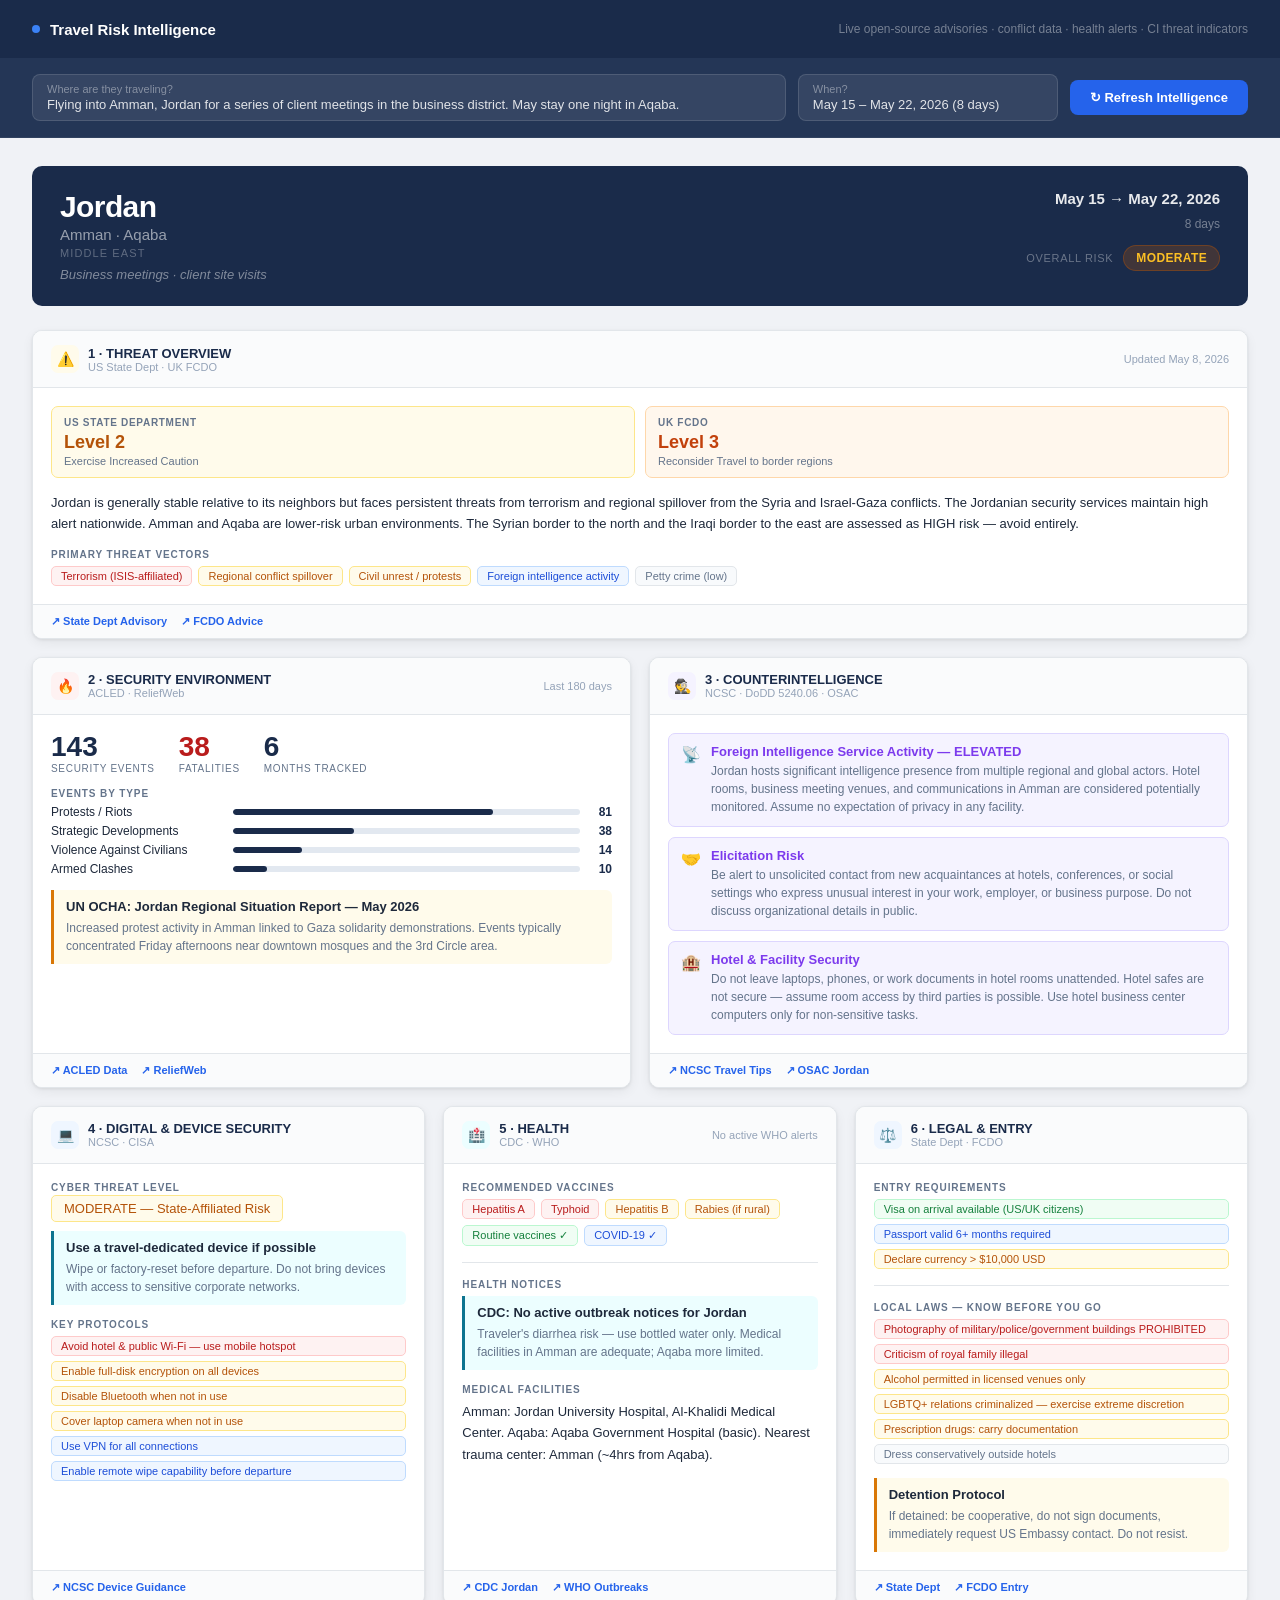
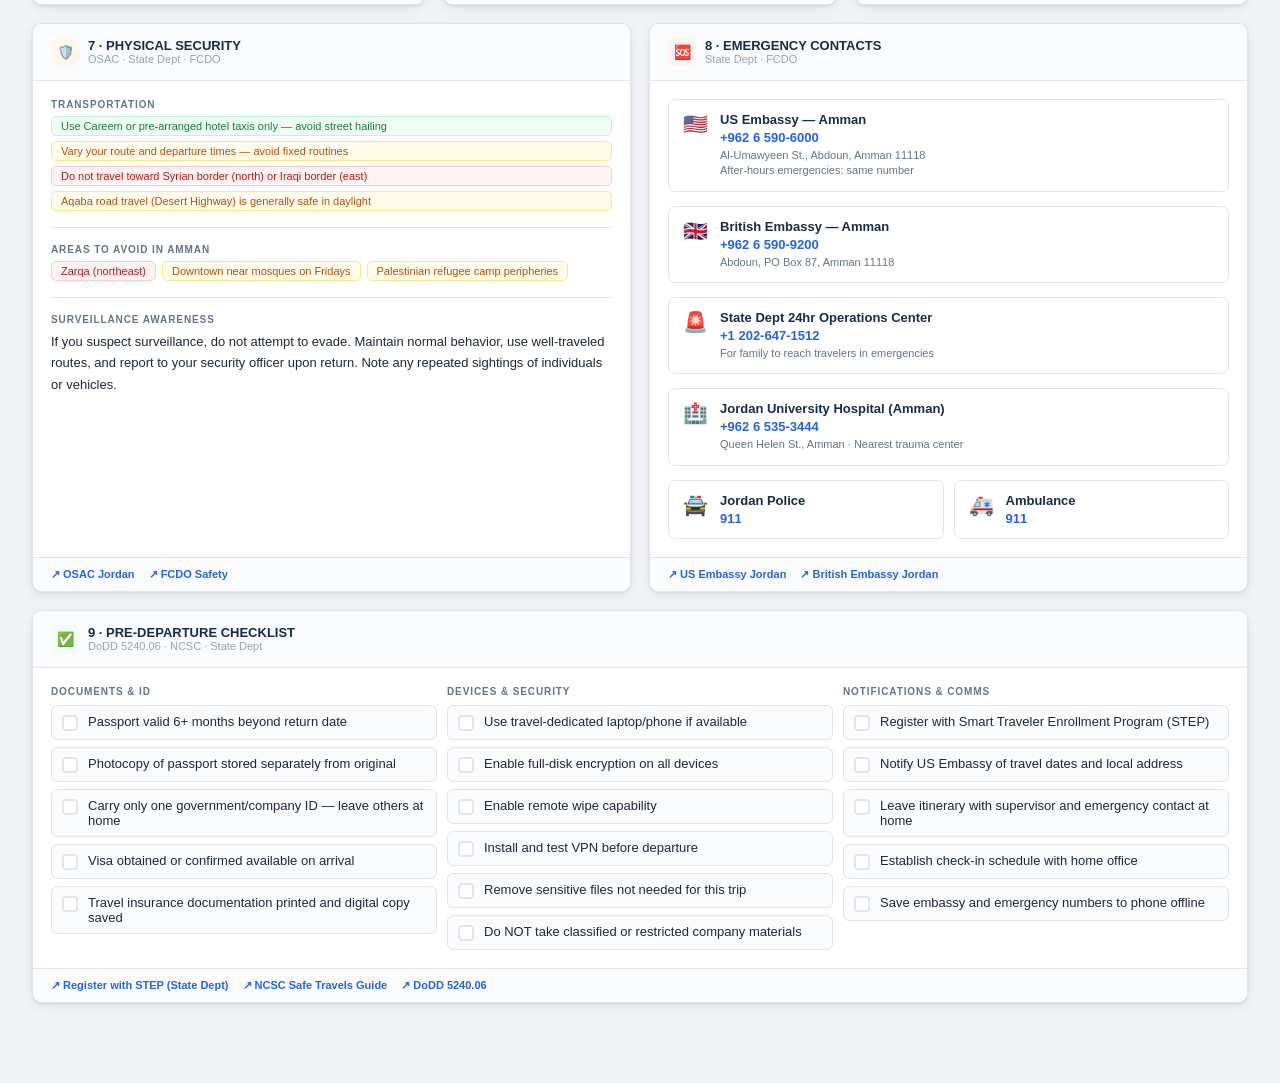
<file: docs/index.html>
<!DOCTYPE html>
<html lang="en">
<head>
  <meta charset="UTF-8"/>
  <meta name="viewport" content="width=device-width, initial-scale=1.0"/>
  <title>Travel Risk Intelligence — Mockup</title>
  <style>
    *, *::before, *::after { box-sizing: border-box; margin: 0; padding: 0; }

    :root {
      --navy: #1a2b4a;
      --navy-light: #243656;
      --blue: #2563eb;
      --bg: #f0f2f6;
      --surface: #fff;
      --border: #e2e6ea;
      --text: #1e293b;
      --muted: #64748b;
      --light: #94a3b8;
      --green: #16a34a;
      --amber: #b45309;
      --orange: #c2410c;
      --red: #b91c1c;
      --purple: #7c3aed;
      --teal: #0e7490;
      --radius: 10px;
      --shadow: 0 1px 3px rgba(0,0,0,.08), 0 4px 12px rgba(0,0,0,.06);
    }

    body { font-family: -apple-system, BlinkMacSystemFont, "Segoe UI", Roboto, sans-serif; background: var(--bg); color: var(--text); min-height: 100vh; }

    /* ── Header ── */
    header {
      background: var(--navy);
      color: #fff;
      padding: 0 32px;
      height: 58px;
      display: flex;
      align-items: center;
      justify-content: space-between;
    }
    .brand { display: flex; align-items: center; gap: 10px; font-size: 15px; font-weight: 600; }
    .brand-dot { width: 8px; height: 8px; background: #3b82f6; border-radius: 50%; }
    .header-right { font-size: 12px; color: rgba(255,255,255,.4); }

    /* ── Input bar ── */
    .input-bar {
      background: var(--navy-light);
      padding: 16px 32px;
      display: flex;
      gap: 12px;
      align-items: center;
      border-bottom: 1px solid rgba(255,255,255,.06);
    }
    .input-pill {
      background: rgba(255,255,255,.08);
      border: 1px solid rgba(255,255,255,.12);
      border-radius: 8px;
      padding: 8px 14px;
      color: rgba(255,255,255,.85);
      font-size: 13px;
      flex: 1;
    }
    .input-pill span { color: rgba(255,255,255,.4); font-size: 11px; display: block; margin-bottom: 2px; }
    .run-btn {
      background: var(--blue);
      color: #fff;
      border: none;
      border-radius: 8px;
      padding: 10px 20px;
      font-size: 13px;
      font-weight: 600;
      cursor: pointer;
      white-space: nowrap;
    }

    /* ── Main ── */
    main { max-width: 1400px; margin: 0 auto; padding: 28px 32px 80px; }

    /* ── Destination header ── */
    .dest-banner {
      background: var(--navy);
      border-radius: var(--radius);
      padding: 24px 28px;
      margin-bottom: 24px;
      display: flex;
      justify-content: space-between;
      align-items: flex-start;
      flex-wrap: wrap;
      gap: 20px;
    }
    .dest-left {}
    .dest-country { font-size: 30px; font-weight: 800; color: #fff; letter-spacing: -.02em; }
    .dest-city { font-size: 15px; color: rgba(255,255,255,.55); margin-top: 2px; }
    .dest-region { font-size: 11px; color: rgba(255,255,255,.3); text-transform: uppercase; letter-spacing: .1em; margin-top: 4px; }
    .dest-purpose { font-size: 13px; color: rgba(255,255,255,.45); font-style: italic; margin-top: 8px; }

    .dest-right { display: flex; flex-direction: column; align-items: flex-end; gap: 10px; }
    .dest-dates { font-size: 15px; font-weight: 700; color: rgba(255,255,255,.9); }
    .dest-duration { font-size: 12px; color: rgba(255,255,255,.4); }

    .overall-risk {
      display: flex;
      gap: 10px;
      align-items: center;
      margin-top: 4px;
    }
    .risk-pill {
      padding: 5px 12px;
      border-radius: 20px;
      font-size: 12px;
      font-weight: 700;
      letter-spacing: .03em;
    }
    .risk-2 { background: rgba(180,83,9,.25); color: #fbbf24; border: 1px solid rgba(180,83,9,.4); }
    .risk-label { font-size: 11px; color: rgba(255,255,255,.35); text-transform: uppercase; letter-spacing: .06em; }

    /* ── Grid ── */
    .grid { display: grid; grid-template-columns: repeat(12, 1fr); gap: 18px; }

    /* ── Panel card ── */
    .panel {
      background: var(--surface);
      border: 1px solid var(--border);
      border-radius: var(--radius);
      box-shadow: var(--shadow);
      display: flex;
      flex-direction: column;
      overflow: hidden;
    }
    .panel.col-4 { grid-column: span 4; }
    .panel.col-6 { grid-column: span 6; }
    .panel.col-8 { grid-column: span 8; }
    .panel.col-12 { grid-column: span 12; }

    .panel-header {
      padding: 14px 18px;
      border-bottom: 1px solid var(--border);
      display: flex;
      align-items: center;
      justify-content: space-between;
      gap: 10px;
      background: #fafbfc;
    }
    .panel-title-group { display: flex; align-items: center; gap: 9px; }
    .panel-icon {
      width: 28px; height: 28px;
      border-radius: 7px;
      display: flex; align-items: center; justify-content: center;
      font-size: 14px;
      flex-shrink: 0;
    }
    .icon-red { background: #fef2f2; }
    .icon-amber { background: #fffbeb; }
    .icon-blue { background: #eff6ff; }
    .icon-purple { background: #f5f3ff; }
    .icon-teal { background: #ecfeff; }
    .icon-green { background: #f0fdf4; }
    .icon-navy { background: #eff6ff; }
    .icon-orange { background: #fff7ed; }
    .icon-gray { background: #f8fafc; }

    .panel-title { font-size: 13px; font-weight: 700; color: var(--navy); }
    .panel-source { font-size: 11px; color: var(--light); }

    .panel-body { padding: 18px; flex: 1; display: flex; flex-direction: column; gap: 14px; }
    .panel-footer {
      padding: 10px 18px;
      border-top: 1px solid var(--border);
      background: #fafbfc;
      display: flex;
      align-items: center;
      justify-content: space-between;
      flex-wrap: wrap;
      gap: 8px;
    }
    .source-links { display: flex; gap: 14px; flex-wrap: wrap; }
    .src-link {
      font-size: 11px;
      font-weight: 600;
      color: var(--blue);
      text-decoration: none;
      display: inline-flex;
      align-items: center;
      gap: 4px;
    }
    .src-link:hover { text-decoration: underline; }
    .updated { font-size: 11px; color: var(--light); }

    /* ── Advisory level block ── */
    .advisory-block {
      border-radius: 8px;
      padding: 14px 16px;
      display: flex;
      align-items: center;
      gap: 14px;
    }
    .adv-2 { background: #fffbeb; border: 1px solid #fde68a; }
    .adv-3 { background: #fff7ed; border: 1px solid #fed7aa; }
    .adv-level {
      font-size: 36px;
      font-weight: 900;
      line-height: 1;
      flex-shrink: 0;
    }
    .adv-2 .adv-level { color: var(--amber); }
    .adv-3 .adv-level { color: var(--orange); }
    .adv-text h4 { font-size: 14px; font-weight: 700; margin-bottom: 3px; }
    .adv-2 .adv-text h4 { color: var(--amber); }
    .adv-3 .adv-text h4 { color: var(--orange); }
    .adv-text p { font-size: 13px; color: var(--muted); line-height: 1.5; }

    /* ── Comparison row ── */
    .adv-compare {
      display: grid;
      grid-template-columns: 1fr 1fr;
      gap: 10px;
    }
    .adv-mini {
      border-radius: 7px;
      padding: 10px 12px;
    }
    .adv-mini-2 { background: #fffbeb; border: 1px solid #fde68a; }
    .adv-mini-3 { background: #fff7ed; border: 1px solid #fed7aa; }
    .adv-mini-label { font-size: 10px; font-weight: 700; text-transform: uppercase; letter-spacing: .07em; color: var(--muted); margin-bottom: 4px; }
    .adv-mini-level { font-size: 18px; font-weight: 800; }
    .adv-mini-2 .adv-mini-level { color: var(--amber); }
    .adv-mini-3 .adv-mini-level { color: var(--orange); }
    .adv-mini-text { font-size: 11px; color: var(--muted); margin-top: 2px; }

    /* ── Text blocks ── */
    .body-text { font-size: 13px; color: var(--text); line-height: 1.65; }
    .section-label { font-size: 10px; font-weight: 700; text-transform: uppercase; letter-spacing: .09em; color: var(--muted); margin-bottom: 6px; }

    /* ── Tag list ── */
    .tags { display: flex; flex-wrap: wrap; gap: 6px; }
    .tag {
      padding: 3px 9px;
      border-radius: 5px;
      font-size: 11px;
      font-weight: 500;
    }
    .tag-red { background: #fef2f2; color: #b91c1c; border: 1px solid #fecaca; }
    .tag-amber { background: #fffbeb; color: #b45309; border: 1px solid #fde68a; }
    .tag-blue { background: #eff6ff; color: #1d4ed8; border: 1px solid #bfdbfe; }
    .tag-green { background: #f0fdf4; color: #15803d; border: 1px solid #bbf7d0; }
    .tag-gray { background: #f8fafc; color: var(--muted); border: 1px solid var(--border); }
    .tag-purple { background: #f5f3ff; color: #6d28d9; border: 1px solid #ddd6fe; }

    /* ── Alert items ── */
    .alert-item {
      border-left: 3px solid #dc2626;
      background: #fef2f2;
      border-radius: 0 6px 6px 0;
      padding: 9px 12px;
    }
    .alert-item.amber { border-color: #d97706; background: #fffbeb; }
    .alert-item.purple { border-color: #7c3aed; background: #f5f3ff; }
    .alert-item.teal { border-color: #0e7490; background: #ecfeff; }
    .alert-title { font-size: 13px; font-weight: 600; color: var(--text); }
    .alert-title a { color: inherit; text-decoration: none; }
    .alert-title a:hover { text-decoration: underline; color: var(--blue); }
    .alert-meta { font-size: 11px; color: var(--muted); margin-top: 3px; }
    .alert-body { font-size: 12px; color: var(--muted); margin-top: 5px; line-height: 1.5; }

    /* ── ACLED stats ── */
    .stats-row { display: flex; gap: 24px; }
    .stat { display: flex; flex-direction: column; gap: 2px; }
    .stat-val { font-size: 28px; font-weight: 800; color: var(--navy); line-height: 1; }
    .stat-val.red { color: var(--red); }
    .stat-lbl { font-size: 10px; text-transform: uppercase; letter-spacing: .07em; color: var(--muted); }

    .event-bars { display: flex; flex-direction: column; gap: 5px; }
    .event-bar { display: flex; align-items: center; gap: 8px; font-size: 12px; }
    .event-bar-label { flex: 1; color: var(--text); }
    .event-bar-track { height: 6px; border-radius: 3px; background: #e2e8f0; flex: 2; overflow: hidden; }
    .event-bar-fill { height: 100%; border-radius: 3px; background: var(--navy); }
    .event-bar-count { font-weight: 700; color: var(--navy); min-width: 24px; text-align: right; }

    /* ── CI threat indicators ── */
    .ci-threat { display: flex; flex-direction: column; gap: 10px; }
    .ci-item {
      display: flex;
      align-items: flex-start;
      gap: 10px;
      padding: 10px 12px;
      border-radius: 7px;
      background: #f5f3ff;
      border: 1px solid #ddd6fe;
    }
    .ci-icon { font-size: 16px; flex-shrink: 0; margin-top: 1px; }
    .ci-content {}
    .ci-title { font-size: 13px; font-weight: 600; color: var(--purple); margin-bottom: 3px; }
    .ci-body { font-size: 12px; color: var(--muted); line-height: 1.5; }

    /* ── Checklist ── */
    .checklist { display: flex; flex-direction: column; gap: 7px; }
    .check-item {
      display: flex;
      align-items: flex-start;
      gap: 10px;
      font-size: 13px;
      color: var(--text);
      padding: 8px 10px;
      border-radius: 6px;
      border: 1px solid var(--border);
      background: #fafbfc;
    }
    .check-box {
      width: 16px; height: 16px;
      border: 2px solid var(--border);
      border-radius: 4px;
      flex-shrink: 0;
      margin-top: 1px;
      background: #fff;
    }

    /* ── Emergency contacts ── */
    .contact-card {
      border: 1px solid var(--border);
      border-radius: 7px;
      padding: 12px 14px;
      display: flex;
      align-items: flex-start;
      gap: 12px;
    }
    .contact-icon { font-size: 20px; flex-shrink: 0; }
    .contact-name { font-size: 13px; font-weight: 600; color: var(--navy); margin-bottom: 3px; }
    .contact-phone { font-size: 13px; color: var(--blue); font-weight: 600; }
    .contact-address { font-size: 11px; color: var(--muted); margin-top: 3px; line-height: 1.4; }

    /* ── Health vaccines ── */
    .vaccine-grid { display: flex; flex-wrap: wrap; gap: 6px; }

    /* ── Divider ── */
    .divider { border: none; border-top: 1px solid var(--border); margin: 2px 0; }

    @media (max-width: 900px) {
      .panel.col-4, .panel.col-6, .panel.col-8 { grid-column: span 12; }
      main { padding: 20px 16px 60px; }
    }
  </style>
</head>
<body>

<header>
  <div class="brand">
    <div class="brand-dot"></div>
    Travel Risk Intelligence
  </div>
  <div class="header-right">Live open-source advisories · conflict data · health alerts · CI threat indicators</div>
</header>

<!-- Input bar (shown filled in) -->
<div class="input-bar">
  <div class="input-pill">
    <span>Where are they traveling?</span>
    Flying into Amman, Jordan for a series of client meetings in the business district. May stay one night in Aqaba.
  </div>
  <div class="input-pill" style="max-width:260px">
    <span>When?</span>
    May 15 – May 22, 2026 (8 days)
  </div>
  <button class="run-btn">↻ Refresh Intelligence</button>
</div>

<main>

  <!-- Destination banner -->
  <div class="dest-banner">
    <div class="dest-left">
      <div class="dest-country">Jordan</div>
      <div class="dest-city">Amman · Aqaba</div>
      <div class="dest-region">Middle East</div>
      <div class="dest-purpose">Business meetings · client site visits</div>
    </div>
    <div class="dest-right">
      <div class="dest-dates">May 15 → May 22, 2026</div>
      <div class="dest-duration">8 days</div>
      <div class="overall-risk">
        <span class="risk-label">Overall Risk</span>
        <span class="risk-pill risk-2">MODERATE</span>
      </div>
    </div>
  </div>

  <!-- 9-panel grid -->
  <div class="grid">

    <!-- 1. THREAT OVERVIEW — full width -->
    <div class="panel col-12">
      <div class="panel-header">
        <div class="panel-title-group">
          <div class="panel-icon icon-amber">⚠️</div>
          <div>
            <div class="panel-title">1 · THREAT OVERVIEW</div>
            <div class="panel-source">US State Dept · UK FCDO</div>
          </div>
        </div>
        <div class="updated">Updated May 8, 2026</div>
      </div>
      <div class="panel-body">
        <div class="adv-compare">
          <div class="adv-mini adv-mini-2">
            <div class="adv-mini-label">US State Department</div>
            <div class="adv-mini-level">Level 2</div>
            <div class="adv-mini-text">Exercise Increased Caution</div>
          </div>
          <div class="adv-mini adv-mini-3">
            <div class="adv-mini-label">UK FCDO</div>
            <div class="adv-mini-level">Level 3</div>
            <div class="adv-mini-text">Reconsider Travel to border regions</div>
          </div>
        </div>
        <div class="body-text">
          Jordan is generally stable relative to its neighbors but faces persistent threats from terrorism and regional spillover from the Syria and Israel-Gaza conflicts. The Jordanian security services maintain high alert nationwide. Amman and Aqaba are lower-risk urban environments. The Syrian border to the north and the Iraqi border to the east are assessed as HIGH risk — avoid entirely.
        </div>
        <div>
          <div class="section-label">Primary Threat Vectors</div>
          <div class="tags">
            <span class="tag tag-red">Terrorism (ISIS-affiliated)</span>
            <span class="tag tag-amber">Regional conflict spillover</span>
            <span class="tag tag-amber">Civil unrest / protests</span>
            <span class="tag tag-blue">Foreign intelligence activity</span>
            <span class="tag tag-gray">Petty crime (low)</span>
          </div>
        </div>
      </div>
      <div class="panel-footer">
        <div class="source-links">
          <a class="src-link" href="https://travel.state.gov/content/travel/en/traveladvisories/traveladvisories/jordan-travel-advisory.html" target="_blank">↗ State Dept Advisory</a>
          <a class="src-link" href="https://www.gov.uk/foreign-travel-advice/jordan" target="_blank">↗ FCDO Advice</a>
        </div>
      </div>
    </div>

    <!-- 2. SECURITY ENVIRONMENT -->
    <div class="panel col-6">
      <div class="panel-header">
        <div class="panel-title-group">
          <div class="panel-icon icon-red">🔥</div>
          <div>
            <div class="panel-title">2 · SECURITY ENVIRONMENT</div>
            <div class="panel-source">ACLED · ReliefWeb</div>
          </div>
        </div>
        <div class="updated">Last 180 days</div>
      </div>
      <div class="panel-body">
        <div class="stats-row">
          <div class="stat">
            <div class="stat-val">143</div>
            <div class="stat-lbl">Security Events</div>
          </div>
          <div class="stat">
            <div class="stat-val red">38</div>
            <div class="stat-lbl">Fatalities</div>
          </div>
          <div class="stat">
            <div class="stat-val">6</div>
            <div class="stat-lbl">Months Tracked</div>
          </div>
        </div>
        <div>
          <div class="section-label">Events by Type</div>
          <div class="event-bars">
            <div class="event-bar">
              <span class="event-bar-label">Protests / Riots</span>
              <div class="event-bar-track"><div class="event-bar-fill" style="width:75%"></div></div>
              <span class="event-bar-count">81</span>
            </div>
            <div class="event-bar">
              <span class="event-bar-label">Strategic Developments</span>
              <div class="event-bar-track"><div class="event-bar-fill" style="width:35%"></div></div>
              <span class="event-bar-count">38</span>
            </div>
            <div class="event-bar">
              <span class="event-bar-label">Violence Against Civilians</span>
              <div class="event-bar-track"><div class="event-bar-fill" style="width:20%"></div></div>
              <span class="event-bar-count">14</span>
            </div>
            <div class="event-bar">
              <span class="event-bar-label">Armed Clashes</span>
              <div class="event-bar-track"><div class="event-bar-fill" style="width:10%"></div></div>
              <span class="event-bar-count">10</span>
            </div>
          </div>
        </div>
        <div class="alert-item amber">
          <div class="alert-title"><a href="https://reliefweb.int/country/jordan" target="_blank">UN OCHA: Jordan Regional Situation Report — May 2026</a></div>
          <div class="alert-body">Increased protest activity in Amman linked to Gaza solidarity demonstrations. Events typically concentrated Friday afternoons near downtown mosques and the 3rd Circle area.</div>
        </div>
      </div>
      <div class="panel-footer">
        <div class="source-links">
          <a class="src-link" href="https://acleddata.com" target="_blank">↗ ACLED Data</a>
          <a class="src-link" href="https://reliefweb.int/country/jordan" target="_blank">↗ ReliefWeb</a>
        </div>
      </div>
    </div>

    <!-- 3. COUNTERINTELLIGENCE -->
    <div class="panel col-6">
      <div class="panel-header">
        <div class="panel-title-group">
          <div class="panel-icon icon-purple">🕵️</div>
          <div>
            <div class="panel-title">3 · COUNTERINTELLIGENCE</div>
            <div class="panel-source">NCSC · DoDD 5240.06 · OSAC</div>
          </div>
        </div>
      </div>
      <div class="panel-body">
        <div class="ci-threat">
          <div class="ci-item">
            <div class="ci-icon">📡</div>
            <div class="ci-content">
              <div class="ci-title">Foreign Intelligence Service Activity — ELEVATED</div>
              <div class="ci-body">Jordan hosts significant intelligence presence from multiple regional and global actors. Hotel rooms, business meeting venues, and communications in Amman are considered potentially monitored. Assume no expectation of privacy in any facility.</div>
            </div>
          </div>
          <div class="ci-item">
            <div class="ci-icon">🤝</div>
            <div class="ci-content">
              <div class="ci-title">Elicitation Risk</div>
              <div class="ci-body">Be alert to unsolicited contact from new acquaintances at hotels, conferences, or social settings who express unusual interest in your work, employer, or business purpose. Do not discuss organizational details in public.</div>
            </div>
          </div>
          <div class="ci-item">
            <div class="ci-icon">🏨</div>
            <div class="ci-content">
              <div class="ci-title">Hotel & Facility Security</div>
              <div class="ci-body">Do not leave laptops, phones, or work documents in hotel rooms unattended. Hotel safes are not secure — assume room access by third parties is possible. Use hotel business center computers only for non-sensitive tasks.</div>
            </div>
          </div>
        </div>
      </div>
      <div class="panel-footer">
        <div class="source-links">
          <a class="src-link" href="https://www.dni.gov/index.php/ncsc-how-we-work/ncsc-know-the-risk-raise-your-shield/ncsc-travel-tips" target="_blank">↗ NCSC Travel Tips</a>
          <a class="src-link" href="https://www.osac.gov/Country/Jordan/Content" target="_blank">↗ OSAC Jordan</a>
        </div>
      </div>
    </div>

    <!-- 4. DIGITAL & DEVICE SECURITY -->
    <div class="panel col-4">
      <div class="panel-header">
        <div class="panel-title-group">
          <div class="panel-icon icon-blue">💻</div>
          <div>
            <div class="panel-title">4 · DIGITAL & DEVICE SECURITY</div>
            <div class="panel-source">NCSC · CISA</div>
          </div>
        </div>
      </div>
      <div class="panel-body">
        <div>
          <div class="section-label">Cyber Threat Level</div>
          <span class="tag tag-amber" style="font-size:13px; padding:5px 12px;">MODERATE — State-Affiliated Risk</span>
        </div>
        <div class="alert-item teal">
          <div class="alert-title">Use a travel-dedicated device if possible</div>
          <div class="alert-body">Wipe or factory-reset before departure. Do not bring devices with access to sensitive corporate networks.</div>
        </div>
        <div>
          <div class="section-label">Key Protocols</div>
          <div class="tags" style="flex-direction:column; gap:5px;">
            <span class="tag tag-red">Avoid hotel & public Wi-Fi — use mobile hotspot</span>
            <span class="tag tag-amber">Enable full-disk encryption on all devices</span>
            <span class="tag tag-amber">Disable Bluetooth when not in use</span>
            <span class="tag tag-amber">Cover laptop camera when not in use</span>
            <span class="tag tag-blue">Use VPN for all connections</span>
            <span class="tag tag-blue">Enable remote wipe capability before departure</span>
          </div>
        </div>
      </div>
      <div class="panel-footer">
        <div class="source-links">
          <a class="src-link" href="https://www.ncsc.gov.uk/collection/device-security-guidance" target="_blank">↗ NCSC Device Guidance</a>
        </div>
      </div>
    </div>

    <!-- 5. HEALTH -->
    <div class="panel col-4">
      <div class="panel-header">
        <div class="panel-title-group">
          <div class="panel-icon icon-teal">🏥</div>
          <div>
            <div class="panel-title">5 · HEALTH</div>
            <div class="panel-source">CDC · WHO</div>
          </div>
        </div>
        <div class="updated">No active WHO alerts</div>
      </div>
      <div class="panel-body">
        <div>
          <div class="section-label">Recommended Vaccines</div>
          <div class="vaccine-grid">
            <span class="tag tag-red">Hepatitis A</span>
            <span class="tag tag-red">Typhoid</span>
            <span class="tag tag-amber">Hepatitis B</span>
            <span class="tag tag-amber">Rabies (if rural)</span>
            <span class="tag tag-green">Routine vaccines ✓</span>
            <span class="tag tag-blue">COVID-19 ✓</span>
          </div>
        </div>
        <hr class="divider"/>
        <div>
          <div class="section-label">Health Notices</div>
          <div class="alert-item teal">
            <div class="alert-title"><a href="https://wwwnc.cdc.gov/travel/destinations/traveler/none/jordan" target="_blank">CDC: No active outbreak notices for Jordan</a></div>
            <div class="alert-body">Traveler's diarrhea risk — use bottled water only. Medical facilities in Amman are adequate; Aqaba more limited.</div>
          </div>
        </div>
        <div>
          <div class="section-label">Medical Facilities</div>
          <div class="body-text">Amman: Jordan University Hospital, Al-Khalidi Medical Center. Aqaba: Aqaba Government Hospital (basic). Nearest trauma center: Amman (~4hrs from Aqaba).</div>
        </div>
      </div>
      <div class="panel-footer">
        <div class="source-links">
          <a class="src-link" href="https://wwwnc.cdc.gov/travel/destinations/traveler/none/jordan" target="_blank">↗ CDC Jordan</a>
          <a class="src-link" href="https://www.who.int/emergencies/disease-outbreak-news" target="_blank">↗ WHO Outbreaks</a>
        </div>
      </div>
    </div>

    <!-- 6. LEGAL & ENTRY -->
    <div class="panel col-4">
      <div class="panel-header">
        <div class="panel-title-group">
          <div class="panel-icon icon-navy">⚖️</div>
          <div>
            <div class="panel-title">6 · LEGAL & ENTRY</div>
            <div class="panel-source">State Dept · FCDO</div>
          </div>
        </div>
      </div>
      <div class="panel-body">
        <div>
          <div class="section-label">Entry Requirements</div>
          <div class="tags" style="flex-direction:column; gap:5px;">
            <span class="tag tag-green">Visa on arrival available (US/UK citizens)</span>
            <span class="tag tag-blue">Passport valid 6+ months required</span>
            <span class="tag tag-amber">Declare currency > $10,000 USD</span>
          </div>
        </div>
        <hr class="divider"/>
        <div>
          <div class="section-label">Local Laws — Know Before You Go</div>
          <div class="tags" style="flex-direction:column; gap:5px;">
            <span class="tag tag-red">Photography of military/police/government buildings PROHIBITED</span>
            <span class="tag tag-red">Criticism of royal family illegal</span>
            <span class="tag tag-amber">Alcohol permitted in licensed venues only</span>
            <span class="tag tag-amber">LGBTQ+ relations criminalized — exercise extreme discretion</span>
            <span class="tag tag-amber">Prescription drugs: carry documentation</span>
            <span class="tag tag-gray">Dress conservatively outside hotels</span>
          </div>
        </div>
        <div class="alert-item amber">
          <div class="alert-title">Detention Protocol</div>
          <div class="alert-body">If detained: be cooperative, do not sign documents, immediately request US Embassy contact. Do not resist.</div>
        </div>
      </div>
      <div class="panel-footer">
        <div class="source-links">
          <a class="src-link" href="https://travel.state.gov/content/travel/en/traveladvisories/traveladvisories/jordan-travel-advisory.html" target="_blank">↗ State Dept</a>
          <a class="src-link" href="https://www.gov.uk/foreign-travel-advice/jordan/entry-requirements" target="_blank">↗ FCDO Entry</a>
        </div>
      </div>
    </div>

    <!-- 7. PHYSICAL SECURITY -->
    <div class="panel col-6">
      <div class="panel-header">
        <div class="panel-title-group">
          <div class="panel-icon icon-orange">🛡️</div>
          <div>
            <div class="panel-title">7 · PHYSICAL SECURITY</div>
            <div class="panel-source">OSAC · State Dept · FCDO</div>
          </div>
        </div>
      </div>
      <div class="panel-body">
        <div>
          <div class="section-label">Transportation</div>
          <div class="tags" style="flex-direction:column; gap:5px;">
            <span class="tag tag-green">Use Careem or pre-arranged hotel taxis only — avoid street hailing</span>
            <span class="tag tag-amber">Vary your route and departure times — avoid fixed routines</span>
            <span class="tag tag-red">Do not travel toward Syrian border (north) or Iraqi border (east)</span>
            <span class="tag tag-amber">Aqaba road travel (Desert Highway) is generally safe in daylight</span>
          </div>
        </div>
        <hr class="divider"/>
        <div>
          <div class="section-label">Areas to Avoid in Amman</div>
          <div class="tags">
            <span class="tag tag-red">Zarqa (northeast)</span>
            <span class="tag tag-amber">Downtown near mosques on Fridays</span>
            <span class="tag tag-amber">Palestinian refugee camp peripheries</span>
          </div>
        </div>
        <hr class="divider"/>
        <div>
          <div class="section-label">Surveillance Awareness</div>
          <div class="body-text">If you suspect surveillance, do not attempt to evade. Maintain normal behavior, use well-traveled routes, and report to your security officer upon return. Note any repeated sightings of individuals or vehicles.</div>
        </div>
      </div>
      <div class="panel-footer">
        <div class="source-links">
          <a class="src-link" href="https://www.osac.gov/Country/Jordan" target="_blank">↗ OSAC Jordan</a>
          <a class="src-link" href="https://www.gov.uk/foreign-travel-advice/jordan/safety-and-security" target="_blank">↗ FCDO Safety</a>
        </div>
      </div>
    </div>

    <!-- 8. EMERGENCY CONTACTS -->
    <div class="panel col-6">
      <div class="panel-header">
        <div class="panel-title-group">
          <div class="panel-icon icon-red">🆘</div>
          <div>
            <div class="panel-title">8 · EMERGENCY CONTACTS</div>
            <div class="panel-source">State Dept · FCDO</div>
          </div>
        </div>
      </div>
      <div class="panel-body">
        <div class="contact-card">
          <div class="contact-icon">🇺🇸</div>
          <div>
            <div class="contact-name">US Embassy — Amman</div>
            <div class="contact-phone">+962 6 590-6000</div>
            <div class="contact-address">Al-Umawyeen St., Abdoun, Amman 11118<br/>After-hours emergencies: same number</div>
          </div>
        </div>
        <div class="contact-card">
          <div class="contact-icon">🇬🇧</div>
          <div>
            <div class="contact-name">British Embassy — Amman</div>
            <div class="contact-phone">+962 6 590-9200</div>
            <div class="contact-address">Abdoun, PO Box 87, Amman 11118</div>
          </div>
        </div>
        <div class="contact-card">
          <div class="contact-icon">🚨</div>
          <div>
            <div class="contact-name">State Dept 24hr Operations Center</div>
            <div class="contact-phone">+1 202-647-1512</div>
            <div class="contact-address">For family to reach travelers in emergencies</div>
          </div>
        </div>
        <div class="contact-card">
          <div class="contact-icon">🏥</div>
          <div>
            <div class="contact-name">Jordan University Hospital (Amman)</div>
            <div class="contact-phone">+962 6 535-3444</div>
            <div class="contact-address">Queen Helen St., Amman · Nearest trauma center</div>
          </div>
        </div>
        <div style="display:flex; gap:10px;">
          <div class="contact-card" style="flex:1">
            <div class="contact-icon">🚔</div>
            <div>
              <div class="contact-name">Jordan Police</div>
              <div class="contact-phone">911</div>
            </div>
          </div>
          <div class="contact-card" style="flex:1">
            <div class="contact-icon">🚑</div>
            <div>
              <div class="contact-name">Ambulance</div>
              <div class="contact-phone">911</div>
            </div>
          </div>
        </div>
      </div>
      <div class="panel-footer">
        <div class="source-links">
          <a class="src-link" href="https://jo.usembassy.gov/u-s-citizen-services/" target="_blank">↗ US Embassy Jordan</a>
          <a class="src-link" href="https://www.gov.uk/world/organisations/british-embassy-amman" target="_blank">↗ British Embassy Jordan</a>
        </div>
      </div>
    </div>

    <!-- 9. PRE-DEPARTURE CHECKLIST -->
    <div class="panel col-12">
      <div class="panel-header">
        <div class="panel-title-group">
          <div class="panel-icon icon-green">✅</div>
          <div>
            <div class="panel-title">9 · PRE-DEPARTURE CHECKLIST</div>
            <div class="panel-source">DoDD 5240.06 · NCSC · State Dept</div>
          </div>
        </div>
      </div>
      <div class="panel-body">
        <div style="display:grid; grid-template-columns: repeat(3, 1fr); gap: 10px;">
          <div>
            <div class="section-label" style="margin-bottom:8px">Documents & ID</div>
            <div class="checklist">
              <div class="check-item"><div class="check-box"></div>Passport valid 6+ months beyond return date</div>
              <div class="check-item"><div class="check-box"></div>Photocopy of passport stored separately from original</div>
              <div class="check-item"><div class="check-box"></div>Carry only one government/company ID — leave others at home</div>
              <div class="check-item"><div class="check-box"></div>Visa obtained or confirmed available on arrival</div>
              <div class="check-item"><div class="check-box"></div>Travel insurance documentation printed and digital copy saved</div>
            </div>
          </div>
          <div>
            <div class="section-label" style="margin-bottom:8px">Devices & Security</div>
            <div class="checklist">
              <div class="check-item"><div class="check-box"></div>Use travel-dedicated laptop/phone if available</div>
              <div class="check-item"><div class="check-box"></div>Enable full-disk encryption on all devices</div>
              <div class="check-item"><div class="check-box"></div>Enable remote wipe capability</div>
              <div class="check-item"><div class="check-box"></div>Install and test VPN before departure</div>
              <div class="check-item"><div class="check-box"></div>Remove sensitive files not needed for this trip</div>
              <div class="check-item"><div class="check-box"></div>Do NOT take classified or restricted company materials</div>
            </div>
          </div>
          <div>
            <div class="section-label" style="margin-bottom:8px">Notifications & Comms</div>
            <div class="checklist">
              <div class="check-item"><div class="check-box"></div>Register with Smart Traveler Enrollment Program (STEP)</div>
              <div class="check-item"><div class="check-box"></div>Notify US Embassy of travel dates and local address</div>
              <div class="check-item"><div class="check-box"></div>Leave itinerary with supervisor and emergency contact at home</div>
              <div class="check-item"><div class="check-box"></div>Establish check-in schedule with home office</div>
              <div class="check-item"><div class="check-box"></div>Save embassy and emergency numbers to phone offline</div>
            </div>
          </div>
        </div>
      </div>
      <div class="panel-footer">
        <div class="source-links">
          <a class="src-link" href="https://step.state.gov/" target="_blank">↗ Register with STEP (State Dept)</a>
          <a class="src-link" href="https://www.dni.gov/files/NCSC/documents/campaign/Counterintelligence_Tips_Safe_Travels.pdf" target="_blank">↗ NCSC Safe Travels Guide</a>
          <a class="src-link" href="https://www.esd.whs.mil/Portals/54/Documents/DD/issuances/dodd/524006e.pdf" target="_blank">↗ DoDD 5240.06</a>
        </div>
      </div>
    </div>

  </div><!-- end grid -->
</main>

</body>
</html>
</file>
